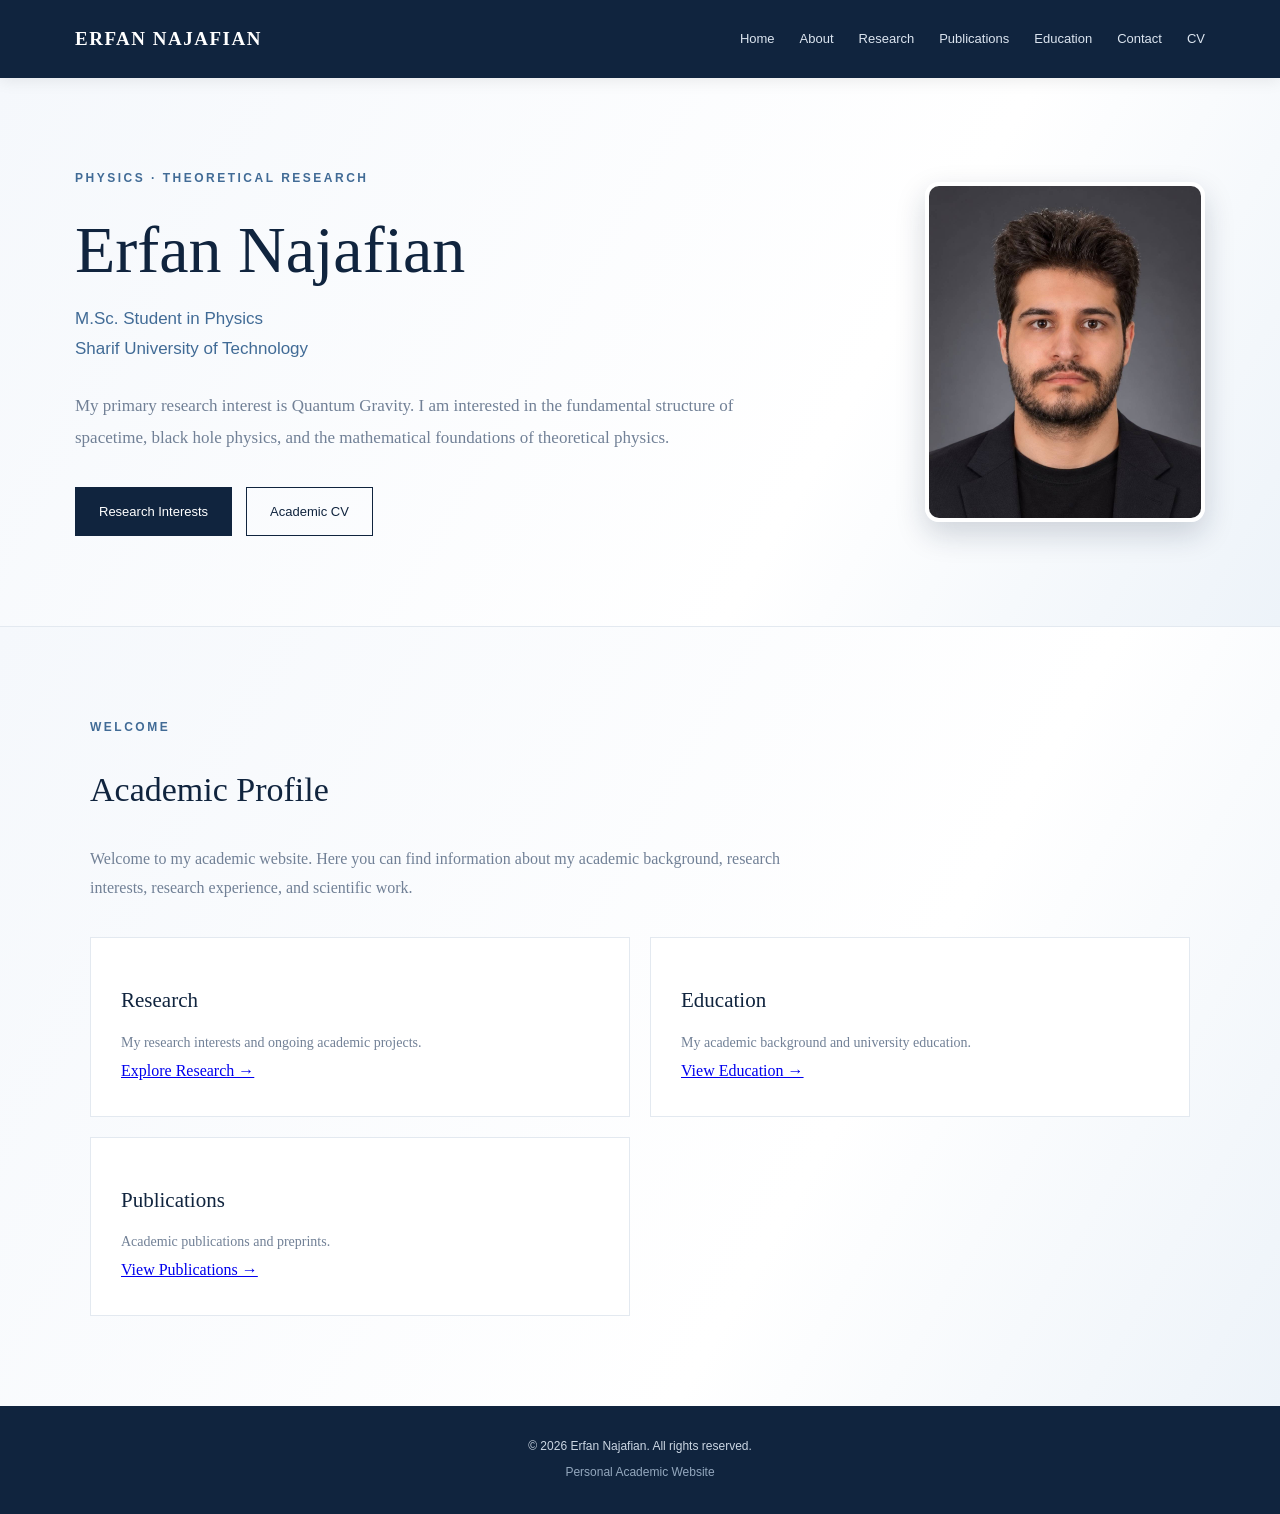
<file: index.html>
<!DOCTYPE html>
<html lang="en">
<head>
    <meta charset="UTF-8">
    <meta name="viewport" content="width=device-width, initial-scale=1.0">

    <title>Erfan Najafian | Academic Website</title>

    <meta name="description"
          content="Official academic website of Erfan Najafian, physics student and researcher interested in theoretical and mathematical physics.">

    <meta name="author" content="Erfan Najafian">

    <link rel="stylesheet" href="style.css">
</head>

<body>

    <!-- HEADER -->
    <header class="site-header">
        <div class="nav-container">

            <a href="#home" class="logo">
                ERFAN NAJAFIAN
            </a>

<nav class="navigation">
    <a href="index.html">Home</a>
    <a href="about.html">About</a>
    <a href="research.html">Research</a>
    <a href="publications.html">Publications</a>
    <a href="education.html">Education</a>
    <a href="contact.html">Contact</a>
<a href="Erfan_Najafian_CV.pdf">CV</a>
</nav>

        </div>
    </header>


    <!-- HERO -->
 
<main>

    <section id="home" class="hero">
        <div class="hero-container">

            <div class="hero-content">

                <p class="eyebrow">PHYSICS · THEORETICAL RESEARCH</p>

                <h1>Erfan Najafian</h1>

                <h2>
                    M.Sc. Student in Physics
                    <br>
                    Sharif University of Technology
                </h2>

                <p class="hero-description">
                    My primary research interest is Quantum Gravity.
                    I am interested in the fundamental structure of
                    spacetime, black hole physics, and the mathematical
                    foundations of theoretical physics.
                </p>

                <div class="hero-buttons">

                    <a href="research.html" class="button primary">
                        Research Interests
                    </a>

                   <a href="Erfan_Najafian_CV.pdf" class="button secondary">Academic CV</a>
                </div>

            </div>

            <div class="hero-image">
                <img src="profile.jpg"
                     alt="Portrait of Erfan Najafian">
            </div>

        </div>
    </section>

    <section class="section">
        <div class="section-container">

            <p class="section-label">WELCOME</p>

            <h2>Academic Profile</h2>

            <p class="section-intro">
                Welcome to my academic website. Here you can find
                information about my academic background, research
                interests, research experience, and scientific work.
            </p>

            <div class="research-grid">

                <div class="research-card">
                    <h3>Research</h3>
                    <p>
                        My research interests and ongoing academic projects.
                    </p>
                    <a href="research.html">Explore Research →</a>
                </div>

                <div class="research-card">
                    <h3>Education</h3>
                    <p>
                        My academic background and university education.
                    </p>
                    <a href="education.html">View Education →</a>
                </div>

                <div class="research-card">
                    <h3>Publications</h3>
                    <p>
                        Academic publications and preprints.
                    </p>
                    <a href="publications.html">View Publications →</a>
                </div>

            </div>

        </div>
    </section>

</main>


    <!-- FOOTER -->
    <footer class="site-footer">

        <p>
            © 2026 Erfan Najafian. All rights reserved.
        </p>

        <p>
            Personal Academic Website
        </p>

    </footer>

</body>
</html>
</file>
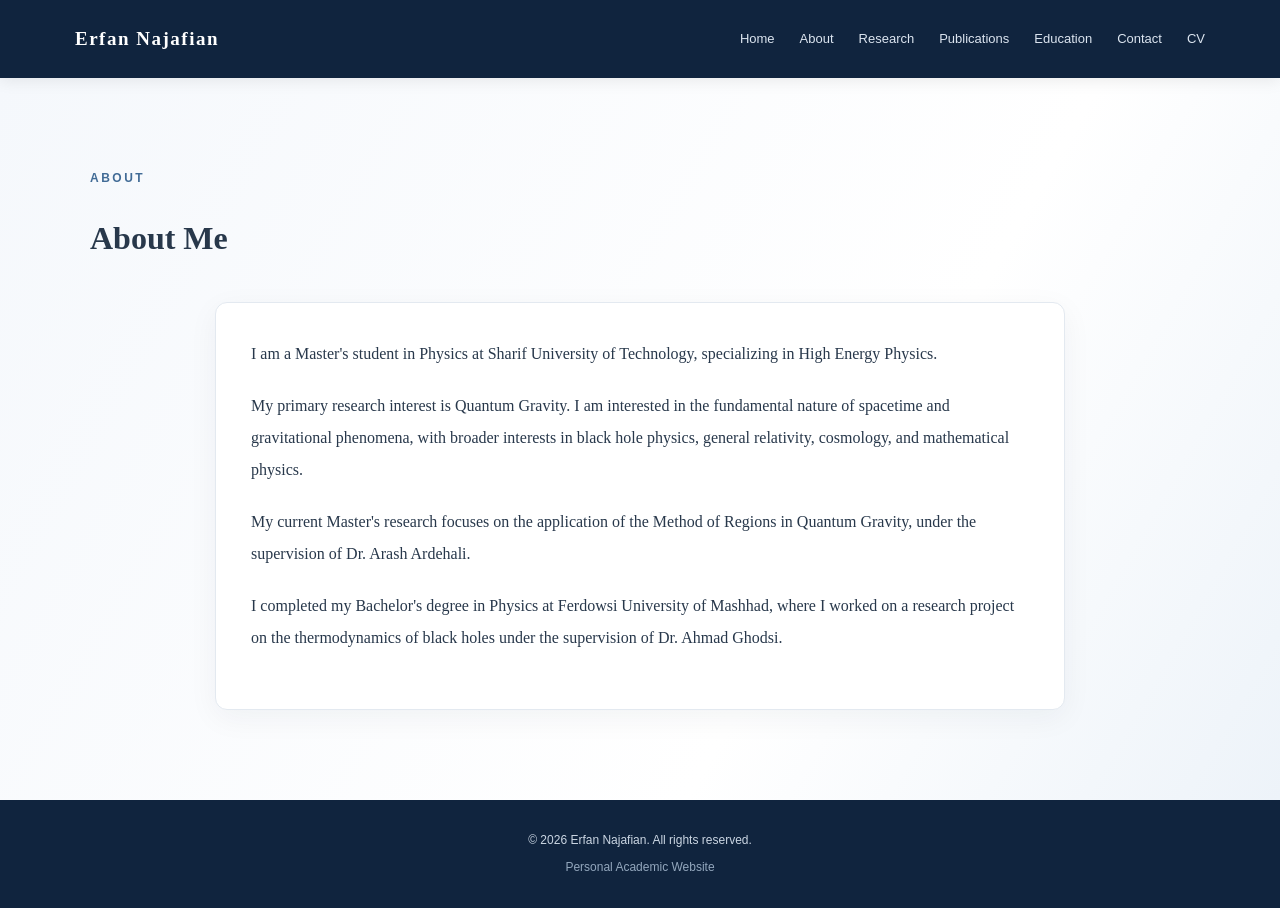
<file: about.html>
<!DOCTYPE html>
<html lang="en">
<head>
    <meta charset="UTF-8">
    <meta name="viewport" content="width=device-width, initial-scale=1.0">
    <title>About | Erfan Najafian</title>
    <link rel="stylesheet" href="style.css">
</head>

<body>

<header class="site-header">
    <div class="nav-container">
        <a href="index.html" class="logo">Erfan Najafian</a>

        <nav class="navigation">
            <a href="index.html">Home</a>
            <a href="about.html">About</a>
            <a href="research.html">Research</a>
            <a href="publications.html">Publications</a>
            <a href="education.html">Education</a>
            <a href="contact.html">Contact</a>
<a href="Erfan_Najafian_CV.pdf">CV</a>
        </nav>
    </div>
</header>

<main class="section">
    <div class="section-container">
        <p class="section-label">ABOUT</p>
        <h1>About Me</h1>

        <div class="about-content">
            <p>
                I am a Master's student in Physics at Sharif University
                of Technology, specializing in High Energy Physics.
            </p>

            <p>
                My primary research interest is Quantum Gravity.
                I am interested in the fundamental nature of spacetime
                and gravitational phenomena, with broader interests
                in black hole physics, general relativity, cosmology,
                and mathematical physics.
            </p>

            <p>
                My current Master's research focuses on the application
                of the Method of Regions in Quantum Gravity,
                under the supervision of Dr. Arash Ardehali.
            </p>

            <p>
                I completed my Bachelor's degree in Physics at
                Ferdowsi University of Mashhad, where I worked on
                a research project on the thermodynamics of black holes
                under the supervision of Dr. Ahmad Ghodsi.
            </p>
        </div>
    </div>
</main>

<footer class="site-footer">
    <p>© 2026 Erfan Najafian. All rights reserved.</p>
    <p>Personal Academic Website</p>
</footer>


</body>
</html>
</file>
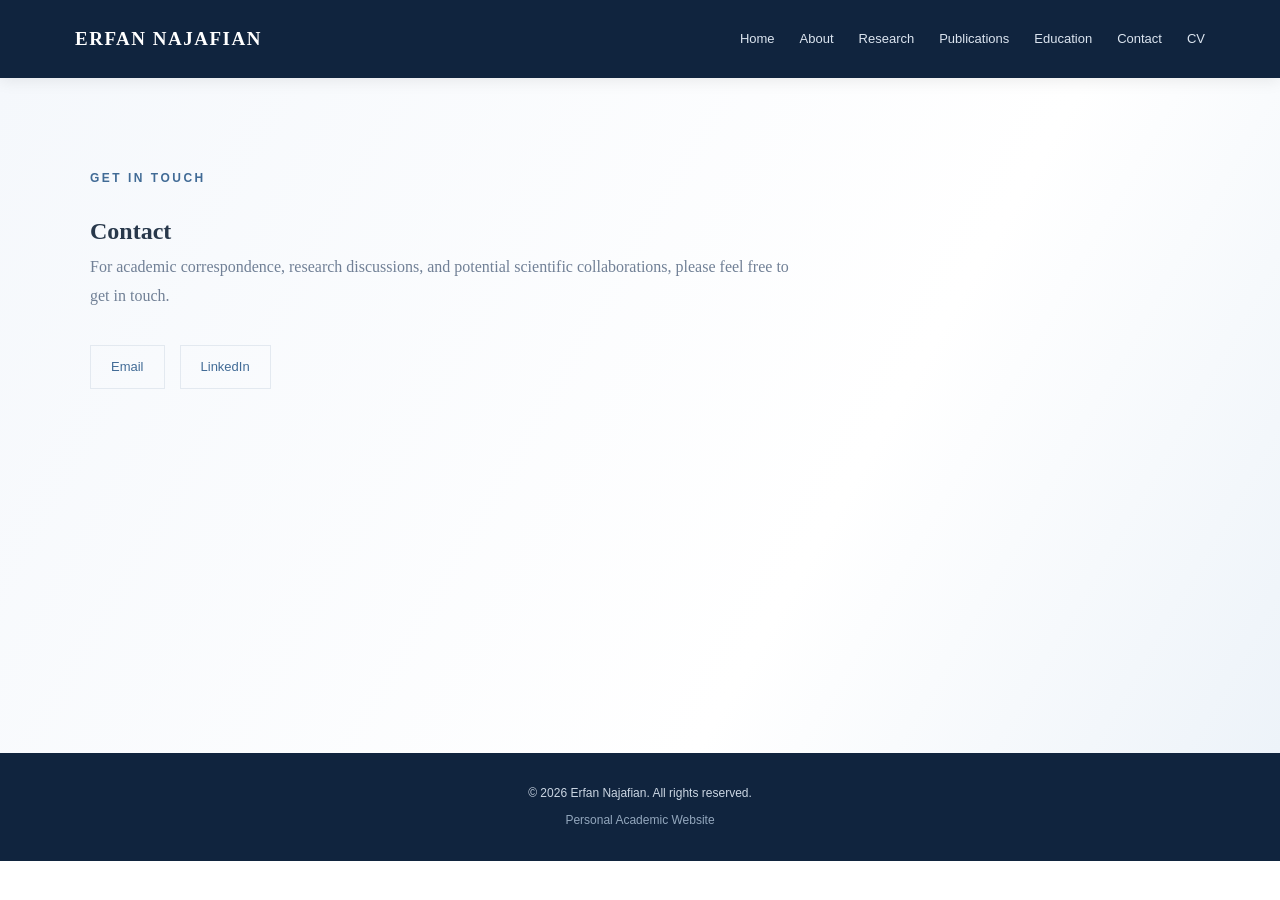
<file: contact.html>
<!DOCTYPE html>
<html lang="en">
<head>
    <meta charset="UTF-8">
    <meta name="viewport" content="width=device-width, initial-scale=1.0">
    <title>Contact | Erfan Najafian</title>
    <meta name="description" content="Academic contact information for Erfan Najafian.">
    <link rel="stylesheet" href="style.css">
</head>

<body>

<header class="site-header">
    <div class="nav-container">
        <a href="index.html" class="logo">ERFAN NAJAFIAN</a>

        <nav class="navigation">
            <a href="index.html">Home</a>
            <a href="about.html">About</a>
            <a href="research.html">Research</a>
            <a href="publications.html">Publications</a>
            <a href="education.html">Education</a>
            <a href="contact.html">Contact</a>
  <a href="Erfan_Najafian_CV.pdf">CV</a>
        </nav>
    </div>
</header>

<main>
    <section class="section">
        <div class="section-container">

            <p class="section-label">GET IN TOUCH</p>
            <h1>Contact</h1>

            <p class="section-intro">
                For academic correspondence, research discussions,
                and potential scientific collaborations,
                please feel free to get in touch.
            </p>

          
<div class="contact-links">

    <a href="mailto:erfannajafian.rey@gmail.com">
        Email
    </a>

    <a href="https://www.linkedin.com/in/erfan-najafian"
       target="_blank"
       rel="noopener noreferrer">
        LinkedIn
    </a>

</div>


               

            </div>

        </div>
    </section>
</main>

<footer class="site-footer">
    <p>© 2026 Erfan Najafian. All rights reserved.</p>
    <p>Personal Academic Website</p>
</footer>

</body>
</html>
</file>
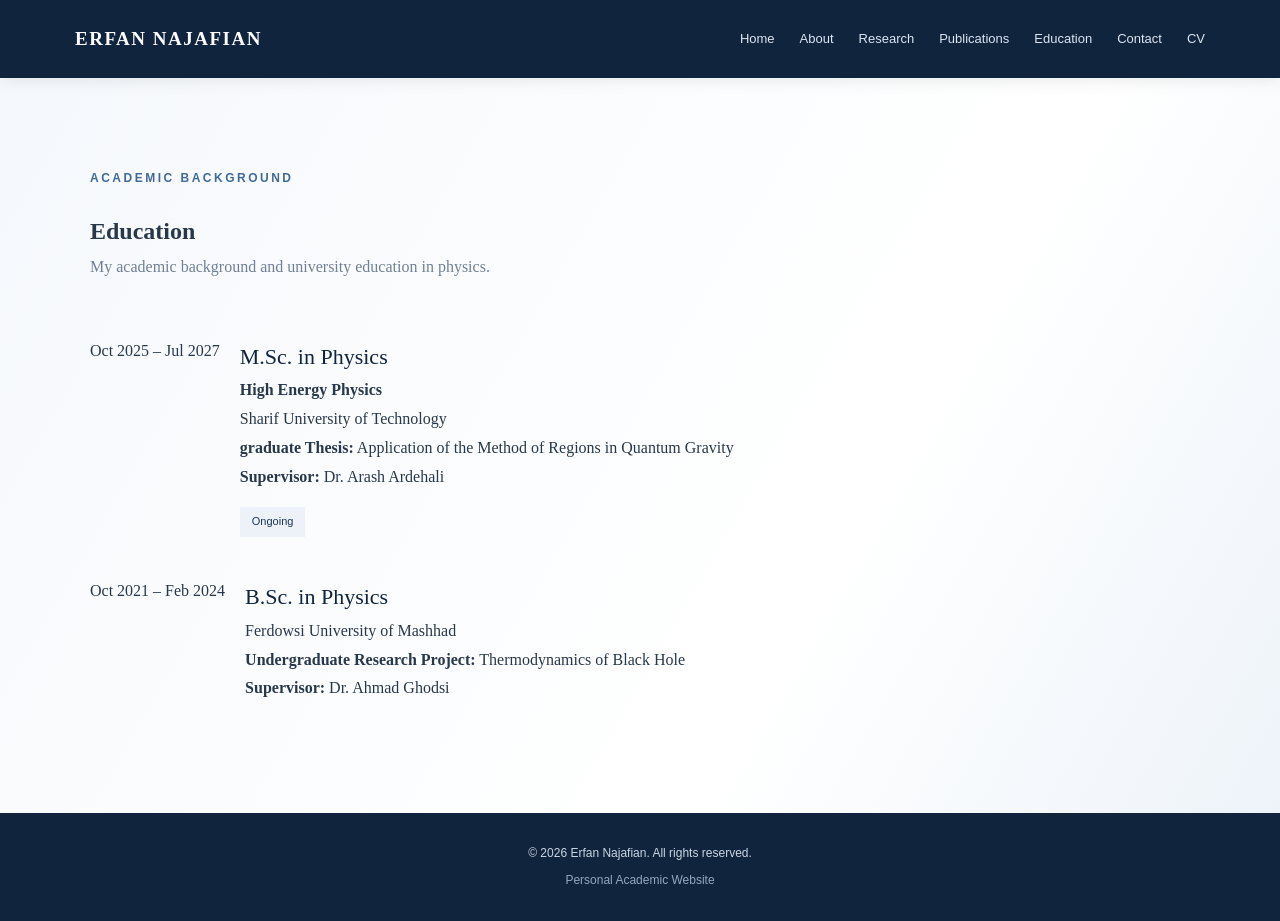
<file: education.html>
<!DOCTYPE html>
<html lang="en">
<head>
    <meta charset="UTF-8">
    <meta name="viewport" content="width=device-width, initial-scale=1.0">
    <title>Education | Erfan Najafian</title>
    <meta name="description" content="Academic background and education of Erfan Najafian.">
    <link rel="stylesheet" href="style.css">
</head>

<body>

<header class="site-header">
    <div class="nav-container">
        <a href="index.html" class="logo">ERFAN NAJAFIAN</a>

        <nav class="navigation">
            <a href="index.html">Home</a>
            <a href="about.html">About</a>
            <a href="research.html">Research</a>
            <a href="publications.html">Publications</a>
            <a href="education.html">Education</a>
            <a href="contact.html">Contact</a>
<a href="Erfan_Najafian_CV.pdf">CV</a>
        </nav>
    </div>
</header>

<main>
    <section class="section">
        <div class="section-container">

            <p class="section-label">ACADEMIC BACKGROUND</p>
            <h1>Education</h1>

            <p class="section-intro">
                My academic background and university education
                in physics.
            </p>

            <div class="education-list">

                <div class="education-item">
                    <div class="education-date">
                        Oct 2025 – Jul 2027
                    </div>

                    <div class="education-content">
                        <h3>M.Sc. in Physics</h3>
                        <h4>High Energy Physics</h4>

                        <p class="education-institution">
                            Sharif University of Technology
                        </p>
                        
                        <p>
                            <strong>graduate Thesis:</strong>
                            Application of the Method of Regions in Quantum Gravity 
                        </p>

                        <p>
                            <strong>Supervisor:</strong>
                            Dr. Arash Ardehali
                        </p>

                        <span class="project-tag">Ongoing</span>
                    </div>
                </div>

                <div class="education-item">
                    <div class="education-date">
                        Oct 2021 – Feb 2024
                    </div>

                    <div class="education-content">
                        <h3>B.Sc. in Physics</h3>

                        <p class="education-institution">
                            Ferdowsi University of Mashhad
                        </p>

                        <p>
                            <strong>Undergraduate Research Project:</strong>
                            Thermodynamics of Black Hole
                        </p>

                        <p>
                            <strong>Supervisor:</strong>
                            Dr. Ahmad Ghodsi
                        </p>
                    </div>
                </div>

            </div>

        </div>
    </section>
</main>

<footer class="site-footer">
    <p>© 2026 Erfan Najafian. All rights reserved.</p>
    <p>Personal Academic Website</p>
</footer>

</body>
</html>
</file>
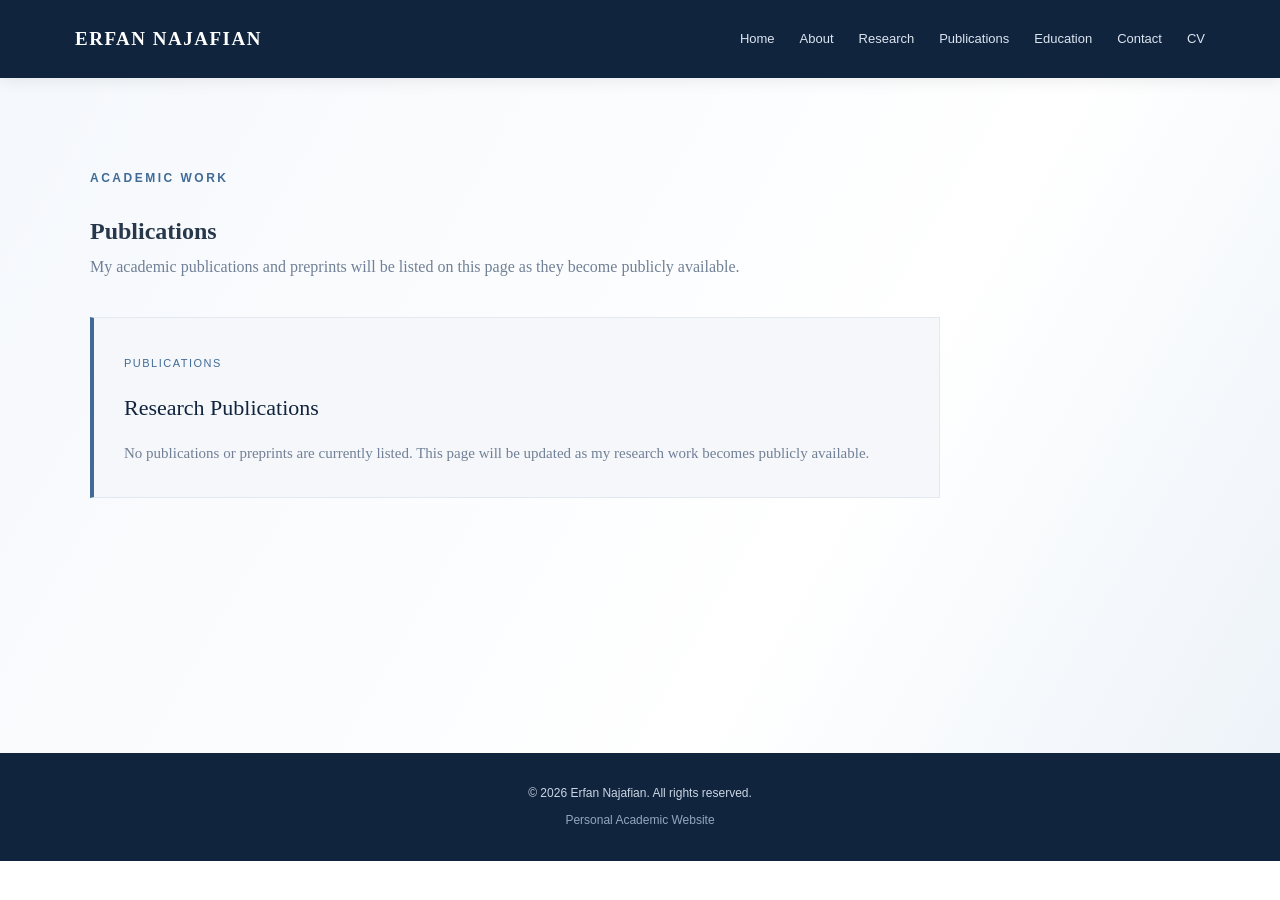
<file: publications.html>
<!DOCTYPE html>
<html lang="en">
<head>
    <meta charset="UTF-8">
    <meta name="viewport" content="width=device-width, initial-scale=1.0">
    <title>Publications | Erfan Najafian</title>
    <meta name="description" content="Academic publications and preprints of Erfan Najafian.">
    <link rel="stylesheet" href="style.css">
</head>

<body>

<header class="site-header">
    <div class="nav-container">
        <a href="index.html" class="logo">ERFAN NAJAFIAN</a>

        <nav class="navigation">
            <a href="index.html">Home</a>
            <a href="about.html">About</a>
            <a href="research.html">Research</a>
            <a href="publications.html">Publications</a>
            <a href="education.html">Education</a>
            <a href="contact.html">Contact</a>
<a href="Erfan_Najafian_CV.pdf">CV</a>
        </nav>
    </div>
</header>

<main>
    <section class="section">
        <div class="section-container">

            <p class="section-label">ACADEMIC WORK</p>
            <h1>Publications</h1>

            <p class="section-intro">
                My academic publications and preprints will be listed
                on this page as they become publicly available.
            </p>

            <div class="publication-empty">
                <span class="publication-type">PUBLICATIONS</span>
                <h3>Research Publications</h3>
                <p>
                    No publications or preprints are currently listed.
                    This page will be updated as my research work
                    becomes publicly available.
                </p>
            </div>

        </div>
    </section>
</main>

<footer class="site-footer">
    <p>© 2026 Erfan Najafian. All rights reserved.</p>
    <p>Personal Academic Website</p>
</footer>

</body>
</html>
</file>
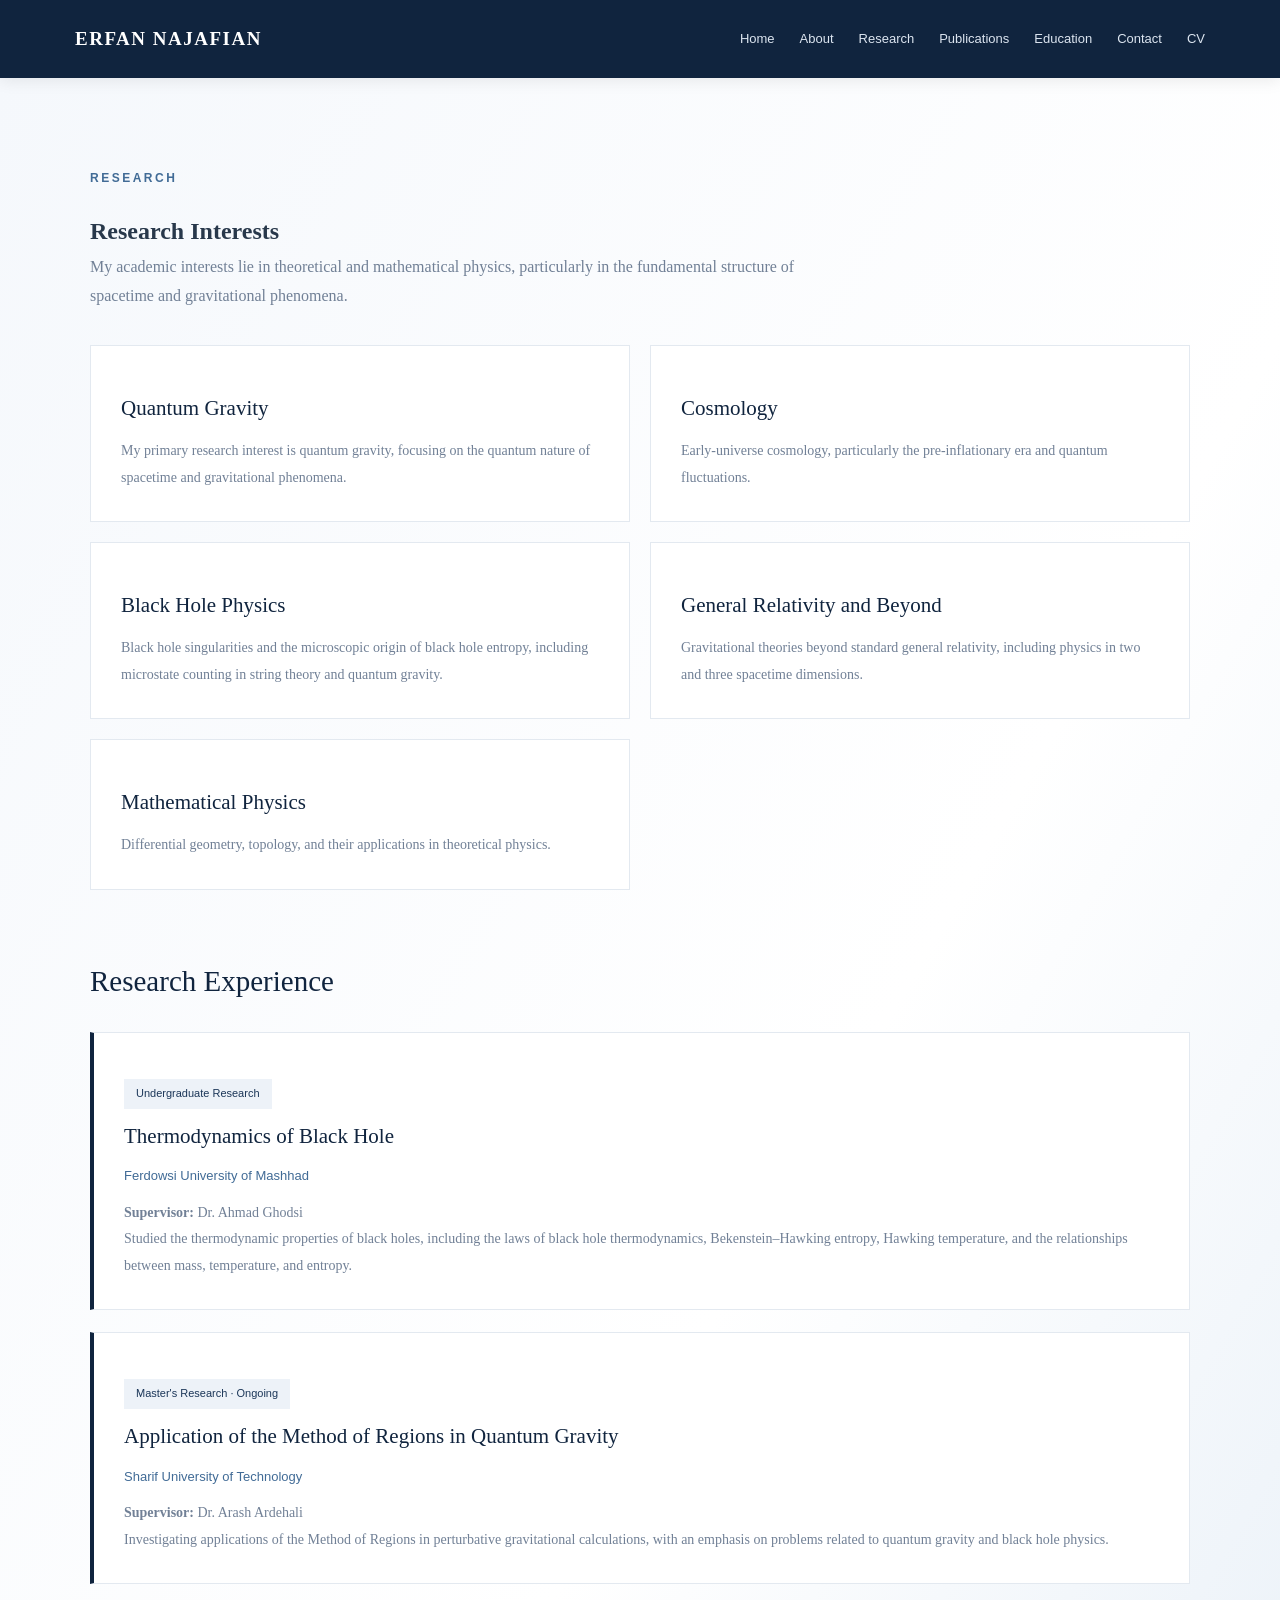
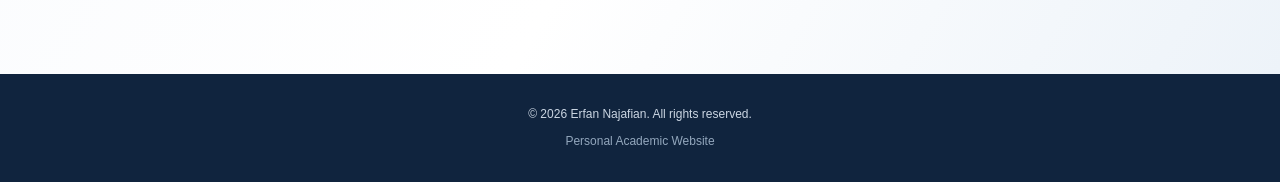
<file: research.html>
<!DOCTYPE html>
<html lang="en">
<head>
    <meta charset="UTF-8">
    <meta name="viewport" content="width=device-width, initial-scale=1.0">
    <title>Research | Erfan Najafian</title>
    <meta name="description" content="Research interests and projects of Erfan Najafian.">
    <link rel="stylesheet" href="style.css">
</head>

<body>

<header class="site-header">
    <div class="nav-container">

        <a href="index.html" class="logo">ERFAN NAJAFIAN</a>

        <nav class="navigation">
            <a href="index.html">Home</a>
            <a href="about.html">About</a>
      <a href="research.html" class="active">Research</a>
            <a href="publications.html">Publications</a>
            <a href="education.html">Education</a>
            <a href="contact.html">Contact</a>
<a href="Erfan_Najafian_CV.pdf">CV</a>
        </nav>

    </div>
</header>

<main>

    <section class="section">
        <div class="section-container">

            <p class="section-label">RESEARCH</p>
            <h1>Research Interests</h1>

            <p class="section-intro">
                My academic interests lie in theoretical and mathematical
                physics, particularly in the fundamental structure of
                spacetime and gravitational phenomena.
            </p>

            <div class="research-grid">

                <div class="research-card">
                    <h3>Quantum Gravity</h3>
                    <p>
                        My primary research interest is quantum gravity,
                        focusing on the quantum nature of spacetime
                        and gravitational phenomena.
                    </p>
                </div>

                <div class="research-card">
                    <h3>Cosmology</h3>
                    <p>
                        Early-universe cosmology, particularly the
                        pre-inflationary era and quantum fluctuations.
                    </p>
                </div>

                <div class="research-card">
                    <h3>Black Hole Physics</h3>
                    <p>
                        Black hole singularities and the microscopic
                        origin of black hole entropy, including
                        microstate counting in string theory and
                        quantum gravity.
                    </p>
                </div>

                <div class="research-card">
                    <h3>General Relativity and Beyond</h3>
                    <p>
                        Gravitational theories beyond standard general
                        relativity, including physics in two and
                        three spacetime dimensions.
                    </p>
                </div>

                <div class="research-card">
                    <h3>Mathematical Physics</h3>
                    <p>
                        Differential geometry, topology, and their
                        applications in theoretical physics.
                    </p>
                </div>

            </div>

            <h2 class="subsection-title">Research Experience</h2>

            <div class="project-list">

                <div class="project-card">
                    <span class="project-tag">Undergraduate Research</span>
                    <h3>Thermodynamics of Black Hole</h3>

                    <p class="project-institution">
                        Ferdowsi University of Mashhad
                    </p>

                    <p><strong>Supervisor:</strong> Dr. Ahmad Ghodsi</p>

                    <p>
                        Studied the thermodynamic properties of black
                        holes, including the laws of black hole
                        thermodynamics, Bekenstein–Hawking entropy,
                        Hawking temperature, and the relationships
                        between mass, temperature, and entropy.
                    </p>
                </div>

                <div class="project-card">
                    <span class="project-tag">Master's Research · Ongoing</span>

                    <h3>
                        Application of the Method of Regions in Quantum Gravity
                    </h3>

                    <p class="project-institution">
                        Sharif University of Technology
                    </p>

                    <p><strong>Supervisor:</strong> Dr. Arash Ardehali</p>

                    <p>
                        Investigating applications of the Method of
                        Regions in perturbative gravitational
                        calculations, with an emphasis on problems
                        related to quantum gravity and black hole physics.
                    </p>
                </div>

            </div>

        </div>
    </section>

</main>

<footer class="site-footer">
    <p>© 2026 Erfan Najafian. All rights reserved.</p>
    <p>Personal Academic Website</p>
</footer>

</body>
</html>
</file>
<file: style.css>
/* ==========================================
   ERFAN NAJAFIAN
   ACADEMIC NAVY WEBSITE
   Version 1.0
========================================== */

:root {
    --navy: #10243e;
    --navy-light: #1b3658;
    --blue: #416b96;
    --text: #28384b;
    --muted: #718096;
    --white: #ffffff;
    --light: #f5f7fa;
    --border: #e3e9f0;
}

/* RESET */

* {
    margin: 0;
    padding: 0;
    box-sizing: border-box;
}

html {
    scroll-behavior: smooth;
    scroll-padding-top: 90px;
}

body {
    font-family: Georgia, "Times New Roman", serif;
    color: var(--text);
    background: var(--white);
    line-height: 1.8;
}

/* HEADER */

.site-header {
    background: var(--navy);
    position: sticky;
    top: 0;
    z-index: 100;
    box-shadow: 0 3px 15px rgba(0, 0, 0, 0.08);
}

.nav-container {
    max-width: 1200px;
    margin: auto;
    padding: 0 35px;
    min-height: 78px;
    display: flex;
    align-items: center;
    justify-content: space-between;
    gap: 25px;
}

.logo {
    color: var(--white);
    text-decoration: none;
    font-size: 19px;
    font-weight: bold;
    letter-spacing: 1.5px;
    white-space: nowrap;
}

.navigation {
    display: flex;
    align-items: center;
    gap: 25px;
}

.navigation a {
    color: #dce5f0;
    text-decoration: none;
    font-family: Arial, sans-serif;
    font-size: 13px;
    transition: color 0.2s ease;
}

.navigation a:hover {
    color: #ffffff;
}

/* HERO */

.hero {
    background:
        linear-gradient(
            120deg,
            #f5f8fc 0%,
            #ffffff 65%,
            #edf3f9 100%
        );
    border-bottom: 1px solid var(--border);
}

.hero-container {
    max-width: 1200px;
    min-height: 480px;
    margin: auto;
    padding: 90px 35px;
    display: flex;
    justify-content: space-between;
    align-items: center;
    gap: 40px;
}

.hero-content {
    max-width: 780px;
}

.eyebrow,
.section-label {
    color: var(--blue);
    font-family: Arial, sans-serif;
    font-size: 12px;
    font-weight: bold;
    letter-spacing: 2.5px;
    margin-bottom: 20px;
}

.hero h1 {
    color: var(--navy);
    font-size: clamp(42px, 6vw, 66px);
    line-height: 1.2;
    margin-bottom: 15px;
    font-weight: normal;
}

.hero h2 {
    color: var(--blue);
    font-family: Arial, sans-serif;
    font-size: 17px;
    font-weight: normal;
    margin-bottom: 25px;
}

.hero-description {
    max-width: 690px;
    font-size: 17px;
    color: var(--muted);
    line-height: 1.9;
}

.hero-buttons {
    display: flex;
    flex-wrap: wrap;
    gap: 14px;
    margin-top: 32px;
}

.button {
    display: inline-block;
    padding: 12px 23px;
    text-decoration: none;
    font-family: Arial, sans-serif;
    font-size: 13px;
    transition: 0.2s ease;
}

.primary {
    color: white;
    background: var(--navy);
    border: 1px solid var(--navy);
}

.primary:hover {
    background: var(--blue);
}

.secondary {
    color: var(--navy);
    border: 1px solid var(--navy);
    background: transparent;
}

.secondary:hover {
    background: var(--navy);
    color: white;
}

/* HERO MARK */

.hero-mark {
    min-width: 200px;
    height: 200px;
    border: 1px solid #c9d6e5;
    border-radius: 50%;
    display: flex;
    flex-direction: column;
    align-items: center;
    justify-content: center;
    color: var(--navy);
}

.hero-mark span {
    font-size: 68px;
    line-height: 1.2;
}

.hero-mark small {
    font-family: Arial, sans-serif;
    font-size: 9px;
    letter-spacing: 1.5px;
    color: var(--blue);
}

/* GENERAL SECTIONS */

.section {
    padding: 85px 25px;
}

.section-alt {
    background: var(--light);
}

.section-container {
    max-width: 1100px;
    margin: auto;
}

.section h2 {
    color: var(--navy);
    font-size: 34px;
    font-weight: normal;
    margin-bottom: 25px;
}

.section-intro {
    max-width: 720px;
    color: var(--muted);
    font-size: 16px;
    margin-bottom: 35px;
}

/* ABOUT */

.about-content {
    max-width: 850px;
}

.about-content p {
    margin-bottom: 18px;
    font-size: 16px;
    line-height: 2;
}

/* RESEARCH */

.research-grid {
    display: grid;
    grid-template-columns: repeat(2, 1fr);
    gap: 20px;
}

.research-card {
    background: var(--white);
    border: 1px solid var(--border);
    padding: 30px;
    transition: 0.25s ease;
}

.research-card:hover {
    transform: translateY(-4px);
    border-color: #a9bfd6;
    box-shadow: 0 10px 25px rgba(16, 36, 62, 0.06);
}

.card-number {
    color: var(--blue);
    font-family: Arial, sans-serif;
    font-size: 12px;
    letter-spacing: 2px;
}

.research-card h3 {
    color: var(--navy);
    font-size: 21px;
    font-weight: normal;
    margin: 14px 0 10px;
}

.research-card p {
    color: var(--muted);
    font-size: 14px;
    line-height: 1.9;
}

/* PUBLICATIONS */

.publication-item {
    border-left: 3px solid var(--blue);
    padding: 15px 25px;
    max-width: 850px;
    background: #fafbfd;
}

.publication-type {
    color: var(--blue);
    font-family: Arial, sans-serif;
    font-size: 11px;
    letter-spacing: 1.5px;
}

.publication-item h3 {
    color: var(--navy);
    font-size: 21px;
    font-weight: normal;
    margin: 10px 0;
}

.publication-item p {
    color: var(--muted);
    font-size: 14px;
}

.publication-status {
    display: inline-block;
    margin-top: 15px;
    color: var(--blue);
    font-family: Arial, sans-serif;
    font-size: 12px;
}

/* EDUCATION */

.education-item {
    display: flex;
    gap: 20px;
    max-width: 800px;
    padding: 20px 0;
}

.education-marker {
    min-width: 12px;
    height: 12px;
    margin-top: 12px;
    background: var(--blue);
    border-radius: 50%;
}

.education-item h3 {
    color: var(--navy);
    font-size: 22px;
    font-weight: normal;
}

.degree {
    color: var(--blue);
    font-family: Arial, sans-serif;
    font-size: 14px;
    margin: 7px 0;
}

/* CONTACT */

.contact-links {
    display: flex;
    flex-wrap: wrap;
    gap: 15px;
    margin-top: 25px;
}

.contact-links a {
    color: var(--blue);
    border: 1px solid var(--border);
    padding: 9px 20px;
    text-decoration: none;
    font-family: Arial, sans-serif;
    font-size: 13px;
    transition: 0.2s ease;
}

.contact-links a:hover {
    color: white;
    background: var(--navy);
    border-color: var(--navy);
}

/* FOOTER */

.site-footer {
    background: var(--navy);
    color: #cbd6e3;
    text-align: center;
    padding: 30px 15px;
    font-family: Arial, sans-serif;
    font-size: 12px;
}

.site-footer p + p {
    margin-top: 5px;
    color: #93a7bd;
}

/* RESPONSIVE DESIGN */

@media (max-width: 850px) {

    .nav-container {
        flex-direction: column;
        padding: 18px 20px;
        gap: 12px;
    }

    .navigation {
        justify-content: center;
        flex-wrap: wrap;
        gap: 12px 18px;
    }

    .hero-container {
        padding: 65px 25px;
    }

    .hero-mark {
        min-width: 150px;
        height: 150px;
    }

    .hero-mark span {
        font-size: 52px;
    }
}

@media (max-width: 600px) {

    .hero-container {
        flex-direction: column;
        align-items: flex-start;
        padding: 55px 22px;
    }

    .hero-mark {
        align-self: center;
        margin-top: 15px;
    }

    .hero h2 {
        font-size: 15px;
    }

    .hero-description {
        font-size: 15px;
    }

    .section {
        padding: 60px 22px;
    }

    .section h2 {
        font-size: 29px;
    }

    .research-grid {
        grid-template-columns: 1fr;
    }

    .navigation a {
        font-size: 12px;
    }
}

/* =====================================
   PUBLICATIONS & RESEARCH PROJECTS
===================================== */

.publication-empty {
    background: #f5f7fa;
    border: 1px solid var(--border);
    border-left: 4px solid var(--blue);
    padding: 30px;
    max-width: 850px;
}

.publication-empty h3 {
    color: var(--navy);
    font-size: 22px;
    font-weight: normal;
    margin: 12px 0;
}

.publication-empty p {
    color: var(--muted);
    font-size: 15px;
}

.subsection-title {
    margin-top: 65px;
    font-size: 29px !important;
}

.project-list {
    display: grid;
    grid-template-columns: 1fr;
    gap: 22px;
}

.project-card {
    background: white;
    border: 1px solid var(--border);
    border-left: 4px solid var(--navy);
    padding: 30px;
    transition: 0.25s ease;
}

.project-card:hover {
    transform: translateY(-3px);
    box-shadow: 0 8px 24px rgba(16, 36, 62, 0.07);
}

.project-card h3 {
    color: var(--navy);
    font-size: 21px;
    font-weight: normal;
    margin: 12px 0;
    line-height: 1.5;
}

.project-institution {
    color: var(--blue);
    font-family: Arial, sans-serif;
    font-size: 13px;
    margin-bottom: 12px;
}

.project-card p:not(.project-institution) {
    color: var(--muted);
    font-size: 14px;
    line-height: 1.9;
}

.project-tag {
    display: inline-block;
    margin: 16px 7px 0 0;
    padding: 5px 12px;
    background: #edf2f8;
    color: var(--navy-light);
    font-family: Arial, sans-serif;
    font-size: 11px;
}

/* INNER PAGES */

.section {
    background: linear-gradient(
        120deg,
        #f5f8fc 0%,
        #ffffff 65%,
        #edf3f9 100%
    );
    min-height: 75vh;
    padding: 90px 0;
}

.about-content {
    max-width: 850px;
    margin: 35px auto 0;
    padding: 35px;
    background: #ffffff;
    border: 1px solid #e3e9f0;
    border-radius: 12px;
    box-shadow: 0 8px 30px rgba(16, 36, 62, 0.05);
}

.about-content p {
    margin-bottom: 20px;
}
.hero-image {
    width: 280px;
    height: 340px;
    flex-shrink: 0;
    overflow: hidden;
    border-radius: 14px;
    border: 4px solid #ffffff;
    box-shadow: 0 12px 30px rgba(16, 36, 62, 0.18);
}

.hero-image img {
    width: 100%;
    height: 100%;
    object-fit: cover;
    object-position: center;
    display: block;
}

.footer {
    background: #10243e;
    color: #ffffff;
    text-align: center;
    padding: 24px 15px;
    width: 100%;
}

.footer p {
    margin: 0;
    text-align: center;
}
</file>
